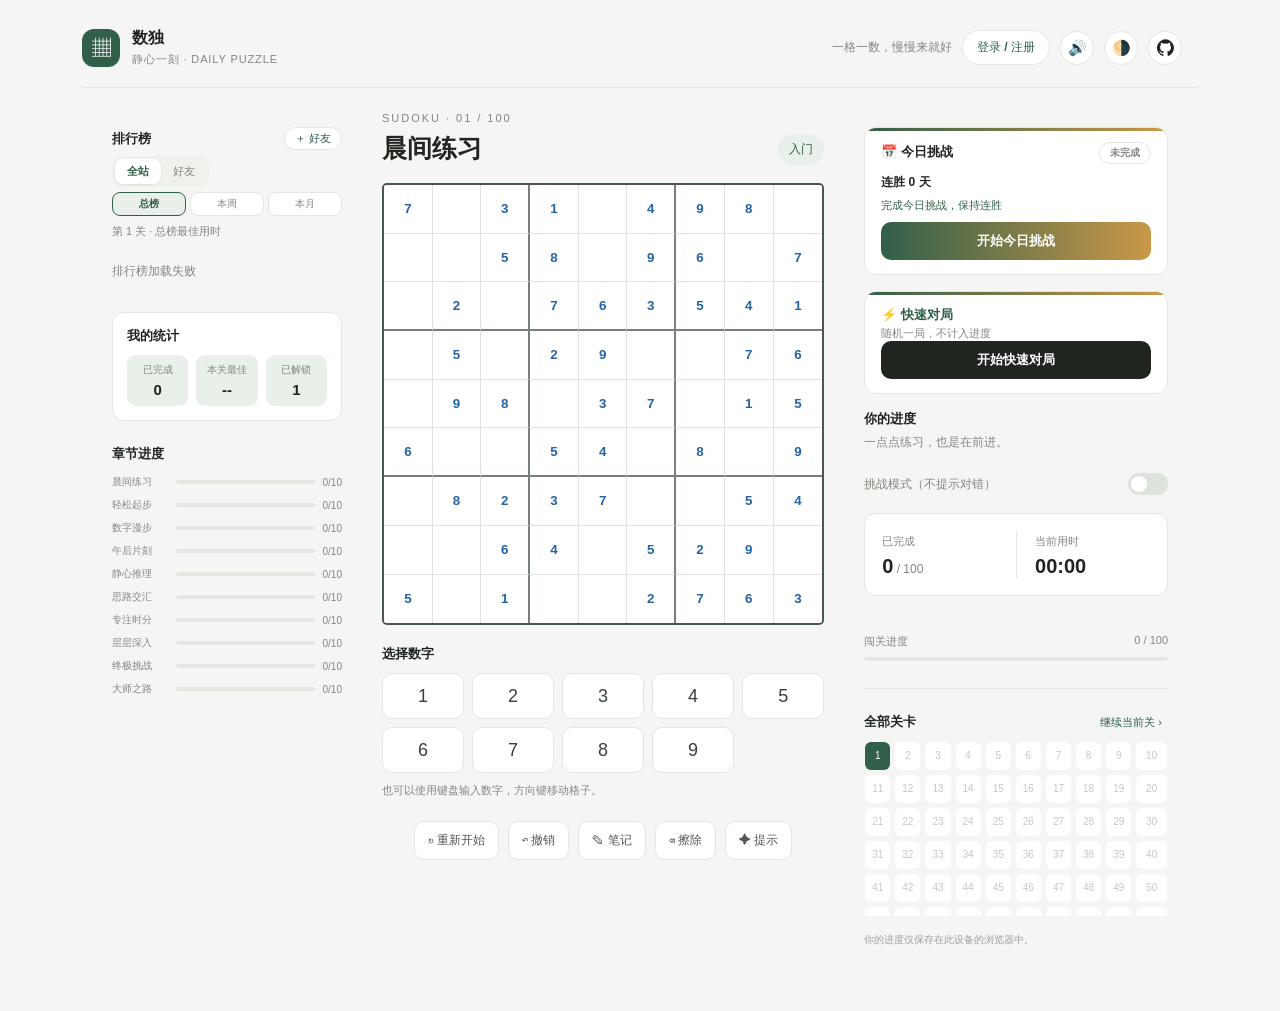
<file: index.html>
<!doctype html>
<html lang="zh-CN">
<head>
<meta charset="utf-8">
<meta name="viewport" content="width=device-width,initial-scale=1">
<meta name="theme-color" content="#f5f6f3">
<meta name="apple-mobile-web-app-capable" content="yes">
<meta name="mobile-web-app-capable" content="yes">
<meta name="apple-mobile-web-app-status-bar-style" content="default">
<meta name="apple-mobile-web-app-title" content="数独">
<link rel="manifest" href="manifest.json">
<link rel="apple-touch-icon" href="icons/apple-touch-icon.png">
<script src="sudoku-storage.js?v=2"></script>
<title>数独 · 静心一刻</title>
  <link rel="stylesheet" href="sudoku.css?v=38">
</head>
<body>
<div class="shell">
<header class="top"><div class="brand"><div class="mark">▦</div><div><h1>数独</h1><small>静心一刻 · DAILY PUZZLE</small></div></div><div class="top-right"><span class="top-note">一格一数，慢慢来就好</span><div class="user-area"><button class="login-btn" id="login-btn">登录 / 注册</button><button class="user-chip" id="user-chip" style="display:none"><span class="avatar" id="avatar"></span><span class="uname" id="uname"></span><span class="ucaret">›</span></button></div><button class="theme-btn" id="sound" aria-label="切换音效">🔊</button><button class="theme-btn" id="theme" aria-label="切换深浅色主题">🌙</button><a class="github-link" href="https://github.com/foreverycs/sudoku" target="_blank" rel="noopener noreferrer" aria-label="GitHub 项目主页" title="GitHub 项目主页"><svg viewBox="0 0 24 24" aria-hidden="true"><path d="M12 .5a12 12 0 0 0-3.79 23.39c.6.11.82-.26.82-.58v-2.05c-3.34.73-4.04-1.61-4.04-1.61-.55-1.39-1.34-1.76-1.34-1.76-1.09-.75.08-.74.08-.74 1.2.09 1.84 1.23 1.84 1.23 1.07 1.83 2.8 1.3 3.48.99.11-.77.42-1.3.76-1.6-2.67-.3-5.47-1.34-5.47-5.95 0-1.31.47-2.38 1.24-3.22-.12-.3-.54-1.52.12-3.17 0 0 1.01-.32 3.3 1.23a11.5 11.5 0 0 1 6 0c2.29-1.55 3.3-1.23 3.3-1.23.66 1.65.24 2.87.12 3.17.77.84 1.24 1.91 1.24 3.22 0 4.62-2.81 5.64-5.49 5.94.43.37.81 1.1.81 2.22v3.29c0 .32.22.69.83.57A12 12 0 0 0 12 .5Z"/></svg></a></div></header>
<main>
<aside class="leader">
  <div class="leader-head">
    <h3>排行榜</h3>
    <button class="friend-manage-btn" id="friend-manage" type="button">＋ 好友</button>
  </div>
  <div class="leader-scope" id="leader-scope">
    <button class="active" data-scope="all" type="button">全站</button>
    <button data-scope="friends" type="button">好友</button>
  </div>
  <div class="leader-period" id="leader-period">
    <button class="active" data-period="all" type="button">总榜</button>
    <button data-period="week" type="button">本周</button>
    <button data-period="month" type="button">本月</button>
  </div>
  <p class="leader-intro" id="leader-intro">第 1 关 · 用时越短越靠前</p>
  <div class="leader-list" id="leader-list"><div class="leader-loading">加载中…</div></div>
  <div class="leader-stats" id="leader-stats">
    <h3>我的统计</h3>
    <div class="ls-grid">
      <div><span>已完成</span><strong id="ls-completed">0</strong></div>
      <div><span>本关最佳</span><strong id="ls-best">--</strong></div>
      <div><span>已解锁</span><strong id="ls-unlocked">1</strong></div>
    </div>
  </div>
  <div class="chapter-progress">
    <h3>章节进度</h3>
    <div id="chapter-list"></div>
  </div>
</aside>
<section class="board-wrap">
  <div class="heading"><div><div class="eyebrow">SUDOKU · <span id="level-top">01</span> / 100</div><h2 id="title">晨间练习</h2></div><span class="level-label" id="difficulty">入门</span></div>
  <div class="board" id="board" role="grid" aria-label="数独棋盘"></div>
  <h3 class="num-head">选择数字</h3>
  <div class="numbers" id="numbers"></div>
  <p class="number-hint">也可以使用键盘输入数字，方向键移动格子。</p>
  <div class="controls"><button class="control" id="restart">↻ 重新开始</button><button class="control" id="undo">↶ 撤销</button><button class="control" id="notes">✎ 笔记</button><button class="control" id="erase">⌫ 擦除</button><button class="control" id="hint">✦ 提示</button></div>
  <div class="message" id="message"></div>
</section>
<aside class="side">
  <div class="daily-card" id="daily-card">
    <div class="daily-head">
      <div><div class="daily-title">📅 今日挑战</div><div class="daily-date" id="daily-date"></div></div>
      <span class="daily-badge" id="daily-badge">未完成</span>
    </div>
    <div class="daily-streak" id="daily-streak">连胜 0 天</div>
    <div id="daily-reminder" class="daily-reminder" role="status">完成今日挑战，保持连胜</div>
    <button class="daily-btn" id="daily-btn" type="button">开始今日挑战</button>
  </div>
  <div class="daily-card quick-card" id="quick-card">
    <div class="daily-head">
      <div><div class="daily-title">⚡ 快速对局</div><div class="daily-date">随机一局，不计入进度</div></div>
    </div>
    <button class="daily-btn" id="quick-btn" type="button">开始快速对局</button>
  </div>
  <h3>你的进度</h3>
  <p class="side-intro">一点点练习，也是在前进。</p>
  <div class="level-card" id="level-card" style="display:none">
    <div class="lc-top"><span class="lc-badge">Lv.<b id="lv-num">1</b></span><span class="lc-title" id="lv-title">晨间新手</span></div>
    <div class="lc-bar"><i id="lv-bar" style="width:0"></i></div>
    <div class="lc-meta"><span id="lv-exp">0 / 100</span></div>
  </div>
  <div class="opt-row" style="margin-top:0"><label for="challenge">挑战模式（不提示对错）</label><span class="switch"><input type="checkbox" id="challenge"><i></i></span></div>
  <div class="stats"><div class="stat"><span>已完成</span><strong><b id="completed">0</b><small style="font-size:12px;color:var(--muted);font-weight:400"> / 100</small></strong></div><div class="stat"><span>当前用时</span><strong id="timer">00:00</strong></div></div>
  <div class="best" id="best"></div>
  <div class="progress-head"><span>闯关进度</span><span id="progress-text">0 / 100</span></div>
  <div class="progress"><i id="progress-bar" style="width:0"></i></div>
  <div class="ach-head" id="ach-head" style="display:none"><h3>勋章</h3><span id="ach-count">0 / 0</span></div>
  <div class="ach-wall" id="ach-wall" style="display:none"></div>
  <div class="divider"></div>
  <div class="level-head"><h3>全部关卡</h3><button id="continue">继续当前关 ›</button></div>
  <div class="levels" id="levels"></div>
  <div class="foot" id="foot">你的进度仅保存在此设备的浏览器中。</div>
</aside>
</main>
</div>
<div class="overlay" id="overlay">
  <div class="modal">
    <div class="trophy">🏆</div>
    <h3 id="modal-title">恭喜完成本关！</h3>
    <p class="sub" id="modal-record" style="display:none">🎉 新纪录！</p>
    <div class="modal-stats">
      <div><span>本关用时</span><strong id="modal-time">00:00</strong></div>
      <div><span>最佳成绩</span><strong id="modal-best">--</strong></div>
    </div>
    <div class="modal-gain" id="modal-gain" style="display:none"></div>
    <div class="modal-actions">
      <button class="modal-btn ghost" id="modal-replay">重玩本关</button>
      <button class="modal-btn primary" id="modal-next">下一关 ›</button>
    </div>
    <button class="modal-btn share" id="modal-share" style="display:none">📤 分享成绩</button>
  </div>
</div>
<!-- 成绩分享预览 -->
<div class="overlay" id="share-overlay">
  <div class="modal share-modal">
    <button class="auth-close" id="share-close" aria-label="关闭">✕</button>
    <h3>分享成绩</h3>
    <div class="share-img-wrap"><img id="share-img" alt="成绩卡片"></div>
    <div class="share-actions">
      <button class="modal-btn ghost" id="share-save">💾 保存图片</button>
      <button class="modal-btn ghost" id="share-copy">📋 复制图片</button>
      <button class="modal-btn primary" id="share-system" style="display:none">📤 系统分享</button>
    </div>
  </div>
</div>
<!-- 个人主页 -->
<div class="overlay" id="profile-overlay">
  <div class="modal profile-modal">
    <button class="auth-close" id="profile-close" aria-label="关闭">✕</button>
    <div class="profile-modal-scroll">
    <div class="pf-head">
      <button class="pf-avatar" id="pf-avatar" title="点击更换头像"></button>
      <div class="pf-id">
        <strong id="pf-nick"></strong>
        <span id="pf-username"></span>
      </div>
      <span class="pf-level" id="pf-level">Lv.1</span>
    </div>
    <div class="pf-exp"><div class="pf-exp-bar"><i id="pf-exp-fill"></i></div><span id="pf-exp-text">0/100</span></div>
    <div class="pf-stats">
      <div><b id="pf-completed">0</b><span>完成关卡</span></div>
      <div><b id="pf-total">00:00</b><span>总用时</span></div>
      <div><b id="pf-best">--</b><span>最佳单关</span></div>
      <div><b id="pf-max">0</b><span>最高关卡</span></div>
      <div><b id="pf-average">--</b><span>平均用时</span></div>
      <div><b id="pf-attempts">0</b><span>通关次数</span></div>
    </div>
    <div class="pf-daily">
      <span id="pf-daily-txt">今日挑战：未完成</span>
      <span id="pf-streak">连胜 0 天</span>
    </div>
    <h4 class="pf-sec">每日挑战日历</h4>
    <div class="pf-cal">
      <div class="pf-cal-head">
        <button class="pf-cal-nav" id="cal-prev" type="button" aria-label="上个月">‹</button>
        <span class="pf-cal-title" id="cal-title">—</span>
        <button class="pf-cal-nav" id="cal-next" type="button" aria-label="下个月">›</button>
      </div>
      <div class="pf-cal-week"><span>一</span><span>二</span><span>三</span><span>四</span><span>五</span><span>六</span><span>日</span></div>
      <div class="pf-cal-grid" id="cal-grid"></div>
      <div class="pf-cal-sum" id="cal-sum">累计 0 天</div>
      <button class="modal-btn ghost daily-review-action" id="daily-review-action" type="button" style="display:none"></button>
    </div>
    <h4 class="pf-sec">勋章 <em id="pf-ach-count">0/11</em></h4>
    <div class="pf-ach" id="pf-ach"></div>
    <h4 class="pf-sec">最近成绩</h4>
    <div class="pf-recent" id="pf-recent"></div>
    <h4 class="pf-sec">云端进度历史</h4>
    <div class="pf-history-controls">
      <select id="pf-history-level" aria-label="选择历史关卡"></select>
      <button class="modal-btn ghost" id="pf-history-load" type="button">查看</button>
    </div>
    <div class="pf-history" id="pf-history"><span class="pf-empty">选择关卡查看可恢复版本</span></div>
    <div class="pf-account">
      <button class="modal-btn ghost" id="me-password" type="button">修改密码</button>
      <button class="modal-btn ghost" id="me-export" type="button">导出数据</button>
      <button class="modal-btn ghost" id="me-backups" type="button">存档管理</button>
      <button class="modal-btn ghost" id="me-delete" type="button">删除账号</button>
    </div>
    <button class="modal-btn ghost pf-logout" id="profile-logout">退出登录</button>
    </div>
  </div>
</div>
<!-- 存档管理 -->
<div class="overlay" id="backup-overlay">
  <div class="modal auth-modal backup-modal">
    <button class="auth-close" id="backup-close" aria-label="关闭">✕</button>
    <h3>存档管理</h3>
    <p class="backup-status" id="backup-status">正在检查本地与云端存档…</p>
    <button class="modal-btn ghost backup-action" id="backup-export" type="button">导出可恢复备份</button>
    <label class="backup-file">选择 JSON 备份<input id="backup-file" type="file" accept="application/json,.json"></label>
    <div class="backup-preview" id="backup-preview"></div>
    <button class="modal-btn primary backup-action" id="backup-import" type="button" disabled>确认恢复</button>
    <button class="modal-btn ghost backup-action backup-clear" id="backup-clear" type="button">清空云端棋盘与每日记录</button>
  </div>
</div>
<!-- 修改密码 -->
<div class="overlay" id="password-overlay">
  <div class="modal auth-modal">
    <button class="auth-close" id="password-close" aria-label="关闭">✕</button>
    <h3>修改密码</h3>
    <div class="auth-field"><label>当前密码</label><input id="pw-old" class="auth-input" type="password" autocomplete="current-password"></div>
    <div class="auth-field"><label>新密码</label><input id="pw-new" class="auth-input" type="password" autocomplete="new-password"></div>
    <div class="auth-field"><label>确认新密码</label><input id="pw-new2" class="auth-input" type="password" autocomplete="new-password"></div>
    <button class="modal-btn primary pw-submit" id="pw-submit" type="button">确认修改</button>
  </div>
</div>
<!-- 删除账号 -->
<div class="overlay" id="delete-overlay">
  <div class="modal auth-modal">
    <button class="auth-close" id="delete-close" aria-label="关闭">✕</button>
    <h3>删除账号</h3>
    <p class="sub">此操作将永久删除你的账号与全部云端数据，且不可恢复。</p>
    <div class="auth-field"><label>请输入密码确认</label><input id="del-password" class="auth-input" type="password" autocomplete="current-password"></div>
    <button class="modal-btn primary" id="del-submit" type="button" style="background:var(--red);color:#fff">确认删除</button>
  </div>
</div>
<!-- 好友管理 -->
<div class="overlay" id="friends-overlay">
  <div class="modal auth-modal">
    <button class="auth-close" id="friends-close" aria-label="关闭">✕</button>
    <h3>好友管理</h3>
    <div class="friend-add">
      <input id="friend-username" class="auth-input" placeholder="输入用户名添加好友" autocomplete="off">
      <button class="modal-btn primary" id="friend-add-btn" type="button">添加</button>
    </div>
    <h4 class="friend-sec">好友</h4><div class="friend-list" id="friend-list"></div>
    <h4 class="friend-sec">收到的申请</h4><div class="friend-list" id="friend-incoming"></div>
    <h4 class="friend-sec">已发送申请</h4><div class="friend-list" id="friend-outgoing"></div>
  </div>
</div>
<!-- 头像选择 -->
<div class="overlay" id="avatar-overlay">
  <div class="modal avatar-modal">
    <button class="auth-close" id="avatar-close" aria-label="关闭">✕</button>
    <h3>选择头像</h3>
    <div class="avatar-grid" id="avatar-grid"></div>
  </div>
</div>
<!-- 登录/注册弹窗 -->
<div class="overlay" id="auth-overlay">
  <div class="modal auth-modal">
    <button class="auth-close" id="auth-close" aria-label="关闭">✕</button>
    <div class="auth-tabs">
      <button class="auth-tab active" id="tab-login" type="button">登录</button>
      <button class="auth-tab" id="tab-register" type="button">注册</button>
    </div>
    <form id="login-form">
      <input class="auth-input" id="login-username" placeholder="用户名" autocomplete="username">
      <input class="auth-input" id="login-password" type="password" placeholder="密码" autocomplete="current-password">
      <button class="auth-submit" type="submit">登 录</button>
      <p class="auth-msg" id="login-msg"></p>
    </form>
    <form id="register-form" style="display:none">
      <input class="auth-input" id="reg-username" placeholder="用户名（3-32位字母/数字/下划线）" autocomplete="username">
      <input class="auth-input" id="reg-password" type="password" placeholder="密码（至少6位）" autocomplete="new-password">
      <input class="auth-input" id="reg-nickname" placeholder="昵称（可选）" autocomplete="nickname">
      <button class="auth-submit" type="submit">注 册</button>
      <p class="auth-msg" id="reg-msg"></p>
    </form>
  </div>
</div>
<div class="toasts" id="toasts"></div>
<script src="sudoku-data.js?v=18"></script>
<script src="sudoku.js?v=46"></script>
</body>
</html>
</file>
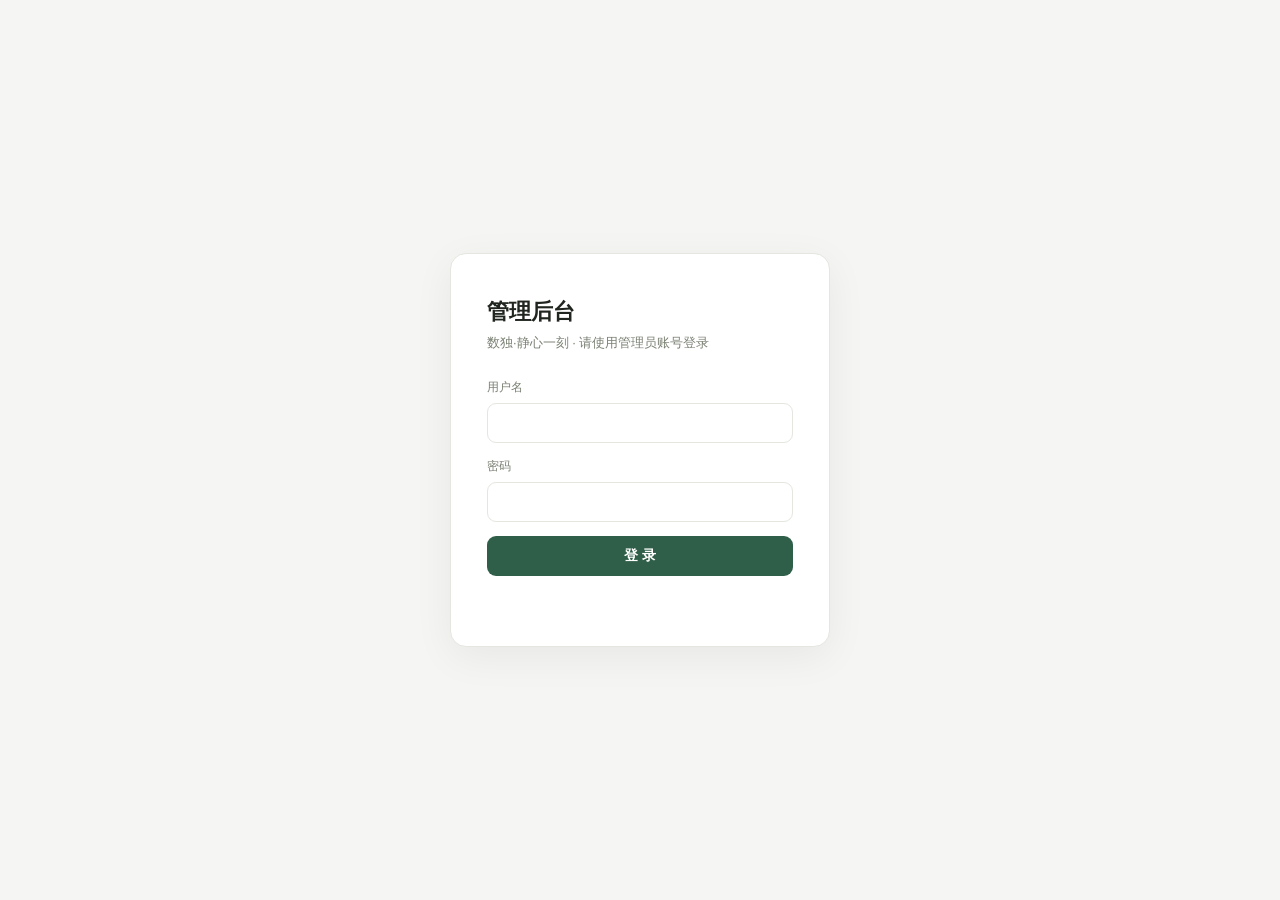
<file: admin/index.html>
<!DOCTYPE html>
<html lang="zh-CN">
<head>
<meta charset="UTF-8">
<meta name="viewport" content="width=device-width, initial-scale=1.0">
<title>数独·静心一刻 · 管理后台</title>
<style>
:root{
  --bg:#f5f6f3; --card:#fff; --ink:#20251f; --muted:#7a8073;
  --line:#e3e7df; --green:#2f5f49; --green-2:#3d7a5c; --gold:#b98a2f;
  --red:#c0392b; --track:#ecefe9; --pale:#eef4ee; --hover:#f2f5f0;
}
*{box-sizing:border-box;margin:0;padding:0}
body{background:var(--bg);color:var(--ink);font:14px/1.6 Inter,"PingFang SC","Microsoft YaHei",sans-serif}
a{color:var(--green)}
.hidden{display:none!important}
/* ===== 登录页 ===== */
.login-wrap{min-height:100vh;display:grid;place-items:center;padding:20px}
.login-card{background:var(--card);border:1px solid var(--line);border-radius:16px;padding:40px 36px;width:100%;max-width:380px;box-shadow:0 10px 40px rgba(0,0,0,.06)}
.login-card h1{font-size:22px;font-weight:700;margin-bottom:4px}
.login-card .sub{color:var(--muted);font-size:13px;margin-bottom:24px}
.field{margin-bottom:14px}
.field label{display:block;font-size:12px;color:var(--muted);margin-bottom:6px}
.field input{width:100%;padding:11px 12px;border:1px solid var(--line);border-radius:9px;font-size:14px;outline:none;transition:.15s}
.field input:focus{border-color:var(--green)}
.btn{display:inline-block;border:0;border-radius:9px;padding:11px 18px;font-size:14px;font-weight:600;cursor:pointer;transition:.15s}
.btn-primary{background:var(--green);color:#fff;width:100%}
.btn-primary:hover{background:var(--green-2)}
.btn-ghost{background:var(--pale);color:var(--green)}
.btn-ghost:hover{background:#e2ece2}
.btn-danger{background:#fbeae8;color:var(--red)}
.btn-danger:hover{background:#f6d9d5}
.btn-sm{padding:6px 12px;font-size:12px;border-radius:7px}
.msg{min-height:20px;font-size:12px;color:var(--red);text-align:center;margin-top:10px}
/* ===== 后台框架 ===== */
.admin{display:flex;min-height:100vh}
.sidebar{width:200px;background:var(--card);border-right:1px solid var(--line);padding:20px 0;position:sticky;top:0;height:100vh;flex-shrink:0}
.sidebar .logo{padding:0 20px 18px;font-weight:700;font-size:16px;border-bottom:1px solid var(--line)}
.sidebar .logo small{display:block;font-weight:400;color:var(--muted);font-size:11px;margin-top:2px}
.nav{list-style:none;padding:12px 10px}
.nav li{margin-bottom:2px}
.nav button{width:100%;text-align:left;background:none;border:0;padding:10px 14px;border-radius:8px;font-size:14px;color:var(--muted);cursor:pointer;transition:.15s}
.nav button:hover{background:var(--hover);color:var(--ink)}
.nav button.active{background:var(--pale);color:var(--green);font-weight:600}
.nav button:focus{outline:none}
.main{flex:1;padding:28px 32px;max-width:1100px}
.main h2{font-size:20px;font-weight:700;margin-bottom:4px}
.main .desc{color:var(--muted);font-size:13px;margin-bottom:22px}
.topbar{display:flex;justify-content:space-between;align-items:center;margin-bottom:22px}
.topbar .who{font-size:13px;color:var(--muted)}
/* 卡片 */
.grid{display:grid;grid-template-columns:repeat(auto-fit,minmax(180px,1fr));gap:14px;margin-bottom:24px}
.stat{background:var(--card);border:1px solid var(--line);border-radius:12px;padding:18px}
.stat .num{font-size:26px;font-weight:700;color:var(--green)}
.stat .lab{font-size:12px;color:var(--muted);margin-top:2px}
.card{background:var(--card);border:1px solid var(--line);border-radius:12px;padding:20px;margin-bottom:20px}
.card h3{font-size:15px;font-weight:650;margin-bottom:14px}
/* 表格 */
table{width:100%;border-collapse:collapse;font-size:13px}
th,td{text-align:left;padding:10px 12px;border-bottom:1px solid var(--line);white-space:nowrap}
th{color:var(--muted);font-weight:500;font-size:12px}
tr:hover td{background:var(--hover)}
.badge{display:inline-block;border-radius:10px;padding:2px 9px;font-size:11px;font-weight:600}
.badge-ok{background:var(--pale);color:var(--green)}
.badge-off{background:#fbeae8;color:var(--red)}
.badge-admin{background:#fdf2df;color:var(--gold)}
.actions{display:flex;gap:6px}
/* 工具条 */
.toolbar{display:flex;gap:10px;margin-bottom:14px;flex-wrap:wrap;align-items:center}
.toolbar input,.toolbar select{padding:8px 11px;border:1px solid var(--line);border-radius:8px;font-size:13px;outline:none}
.toolbar input:focus,.toolbar select:focus{border-color:var(--green)}
.pager{display:flex;gap:8px;align-items:center;margin-top:14px;font-size:13px;color:var(--muted)}
.pager button{padding:5px 12px;border:1px solid var(--line);background:var(--card);border-radius:7px;cursor:pointer;font-size:13px}
.pager button:disabled{opacity:.4;cursor:default}
.loading{color:var(--muted);text-align:center;padding:30px;font-size:13px}
.daily{display:flex;align-items:flex-end;gap:10px;height:120px;padding:10px 0}
.daily .bar-col{flex:1;display:flex;flex-direction:column;align-items:center;gap:6px}
.daily .bar{width:100%;max-width:38px;background:var(--green);border-radius:6px 6px 0 0;min-height:3px;transition:.3s}
.daily .bar-l{font-size:11px;color:var(--muted)}
.daily .bar-v{font-size:11px;color:var(--green);font-weight:600}
.grid2{display:grid;grid-template-columns:1fr 1fr;gap:14px;margin-bottom:20px}
.grid2 .card{margin-bottom:0}
.rows{display:flex;flex-direction:column;gap:10px}
.rows .row{display:flex;align-items:center;gap:10px;font-size:12px}
.rows .row-l{width:92px;flex:none;color:var(--ink);white-space:nowrap;overflow:hidden;text-overflow:ellipsis}
.rows .row-bar{flex:1;height:10px;background:var(--pale);border-radius:5px;overflow:hidden}
.rows .row-bar i{display:block;height:100%;background:var(--green);border-radius:5px;min-width:3px;transition:.3s}
.rows .row-v{width:34px;flex:none;text-align:right;color:var(--muted);font-variant-numeric:tabular-nums}
@media (max-width:720px){.grid2{grid-template-columns:1fr}}
/* 表格横向滚动容器 */
.table-wrap{overflow-x:auto;-webkit-overflow-scrolling:touch;border-radius:8px}
/* ===== 移动端适配 ===== */
@media(max-width:768px){
  body{overflow-x:hidden}
  .login-card{padding:28px 22px}
  .admin{flex-direction:column}
  .sidebar{width:252px;height:100vh;position:fixed;left:0;top:0;z-index:40;border-right:1px solid var(--line);border-bottom:0;padding:16px 0;background:var(--card);box-shadow:8px 0 28px rgba(32,37,31,.12);transform:translateX(-105%);transition:transform .22s ease}
  .admin.menu-open .sidebar{transform:translateX(0)}
  .sidebar .logo{padding:3px 18px 16px;display:flex;align-items:baseline;gap:8px}
  .sidebar .logo small{margin-top:0}
  .nav{display:block;padding:12px 10px}
  .nav li{margin-bottom:0;flex:none}
  .nav button{white-space:nowrap;padding:11px 14px;font-size:14px;min-height:42px}
  .menu-toggle{display:grid;place-items:center;position:fixed;left:12px;top:12px;z-index:35;width:42px;height:42px;border:1px solid var(--line);border-radius:11px;background:var(--card);color:var(--green);font-size:21px;cursor:pointer;box-shadow:0 3px 14px rgba(32,37,31,.08)}
  .menu-backdrop{display:block;position:fixed;inset:0;z-index:30;background:rgba(20,28,22,.35);opacity:0;pointer-events:none;transition:opacity .22s ease}
  .admin.menu-open .menu-backdrop{opacity:1;pointer-events:auto}
  .main{width:100%;padding:16px 12px 28px;max-width:100%}
  .topbar{flex-direction:column;align-items:flex-start;gap:6px;margin-bottom:16px;padding:2px 2px 2px 58px;min-height:42px}
  .main h2{font-size:18px}
  .main .desc{font-size:12px;margin-bottom:0}
  .topbar .who{font-size:12px;background:var(--pale);color:var(--green);padding:4px 9px;border-radius:999px}
  .grid{grid-template-columns:repeat(2,1fr);gap:10px}
  .stat{padding:13px 12px;border-radius:10px}
  .stat .num{font-size:22px}
  .card{padding:14px;border-radius:10px}
  .toolbar{display:grid;grid-template-columns:1fr 1fr;gap:8px}
  .toolbar input{grid-column:1/-1;width:100%;min-width:0;padding:10px 11px}
  .toolbar select{width:100%;min-width:0;padding:10px 9px}
  .toolbar .btn{min-height:40px}
  th,td{padding:8px 10px;font-size:12px}
  #user-table .table-wrap{overflow:visible}
  #user-table table,#user-table tbody{display:block}
  #user-table thead{display:none}
  #user-table tr{display:block;background:var(--card);border:1px solid var(--line);border-radius:10px;padding:6px 10px;margin-bottom:9px}
  #user-table td{display:flex;align-items:center;justify-content:space-between;gap:12px;border:0;padding:6px 0;white-space:normal;text-align:right}
  #user-table td::before{content:attr(data-label);color:var(--muted);font-size:11px;text-align:left;flex:none}
  #user-table td:first-child{display:none}
  #user-table td:last-child{display:block;text-align:left;padding-top:8px;border-top:1px solid var(--line);margin-top:3px}
  #user-table td:last-child::before{display:block;margin-bottom:7px}
  #user-table .actions{display:flex;gap:6px;flex-wrap:wrap}
  #user-table .actions .btn{min-height:36px}
  .table-wrap{border:0}
  .table-wrap table{min-width:620px}
  #user-table .table-wrap table{min-width:0}
  .pager{flex-wrap:wrap}
  .pager button{min-height:36px;padding:7px 13px}
  .daily{height:105px}
  #confirm-modal>div{width:calc(100vw - 32px);max-width:340px}
}
@media(min-width:769px){.menu-toggle,.menu-backdrop{display:none}}
@media(max-width:420px){
  .grid{gap:8px}
  .stat{padding:11px 9px}
  .stat .num{font-size:20px}
  .nav button{padding-left:11px;padding-right:11px}
}
</style>
</head>
<body>
<!-- 登录页 -->
<div class="login-wrap" id="login-page">
  <div class="login-card">
    <h1>管理后台</h1>
    <p class="sub">数独·静心一刻 · 请使用管理员账号登录</p>
    <form id="login-form">
      <div class="field"><label>用户名</label><input id="username" autocomplete="username" required></div>
      <div class="field"><label>密码</label><input id="password" type="password" autocomplete="current-password" required></div>
      <button class="btn btn-primary" type="submit">登 录</button>
      <div class="msg" id="login-msg"></div>
    </form>
  </div>
</div>

<!-- 后台框架 -->
<div class="admin hidden" id="admin-page">
  <button class="menu-toggle" id="menu-toggle" aria-label="打开菜单" aria-expanded="false">☰</button>
  <div class="menu-backdrop" id="menu-backdrop"></div>
  <aside class="sidebar">
    <div class="logo">管理后台<small>数独·静心一刻</small></div>
    <ul class="nav" id="nav">
      <li><button data-tab="overview" class="active">📊 数据概览</button></li>
      <li><button data-tab="users">👤 用户管理</button></li>
      <li><button data-tab="achievements">🏆 勋章管理</button></li>
      <li><button data-tab="logs">📅 登录日志</button></li>
      <li><button id="logout">↩ 退出登录</button></li>
    </ul>
  </aside>
  <main class="main">
    <div class="topbar">
      <div>
        <h2 id="page-title">数据概览</h2>
        <p class="desc" id="page-desc">站点运营数据一览</p>
      </div>
      <div class="who" id="who"></div>
    </div>
    <div id="content"></div>
  </main>
</div>

<!-- 删除确认弹窗 -->
<div id="confirm-modal" style="display:none;position:fixed;inset:0;background:rgba(0,0,0,.4);z-index:100;place-items:center">
  <div style="background:var(--card);border-radius:14px;padding:24px;width:340px;box-shadow:0 12px 40px rgba(0,0,0,.2)">
    <h3 style="font-size:16px;margin-bottom:10px">⚠️ 确认删除用户</h3>
    <p id="confirm-text" style="font-size:13px;color:var(--muted);margin-bottom:18px"></p>
    <div style="display:flex;gap:10px;justify-content:flex-end">
      <button class="btn btn-ghost" id="confirm-cancel">取消</button>
      <button class="btn btn-danger" id="confirm-ok">确认删除</button>
    </div>
 </div>
</div>

<!-- 一次性临时密码：关闭后不保存在浏览器 -->
<div id="password-reset-modal" style="display:none;position:fixed;inset:0;background:rgba(0,0,0,.4);z-index:110;place-items:center;padding:16px">
  <div style="background:var(--card);border-radius:12px;padding:22px;width:100%;max-width:380px;box-shadow:0 12px 40px rgba(0,0,0,.2)">
    <h3 id="password-reset-user" style="font-size:16px;margin-bottom:8px">临时密码</h3>
    <p style="font-size:12px;color:var(--muted);margin-bottom:12px">请通过安全渠道交给用户。密码仅显示本次，关闭后不会保存。</p>
    <input id="password-reset-value" readonly style="width:100%;padding:11px;border:1px solid var(--line);border-radius:8px;font:14px ui-monospace,monospace;margin-bottom:14px">
    <div style="display:flex;justify-content:flex-end;gap:8px">
      <button class="btn btn-ghost" id="password-reset-close" type="button">关闭</button>
      <button class="btn btn-primary" id="password-reset-copy" type="button" style="width:auto">复制</button>
    </div>
  </div>
</div>

<script src="admin.js?v=10"></script>
</body>
</html>
</file>
<file: sudoku.css>
/* ===== 主题变量：浅色（默认） ===== */
:root{
  color-scheme: light;
  --ink:#20251f; --muted:#81877f; --line:#e3e7df; --paper:#f5f6f3; --card:#fff;
  --green:#315f49; --pale:#e8f0e9; --gold:#c99848; --red:#b74b47;
  --board-border:#4a554b; --cell-border:#dfe3dc; --cell-strong:#778177;
  --given:#2563a6; --input-ink:#111814; --sel-bg:#dbe9dd; --rel-bg:#f1f5f0; --same-bg:#c8dfcb;
  --conflict-bg:#fcebea; --notes:#788178;
  --ctrl-ink:#50584f; --hover-border:#9db19e; --hover-bg:#f6faf6;
  --num-ink:#364139; --track:#e4e8e1; --level-ink:#727970; --locked:#c5c9c2;
  --foot:#9a9f98; --ghost-bg:#eef1ec; --ghost-ink:#50584f; --switch-track:#dde2db;
}
/* 跟随系统深色 */
@media (prefers-color-scheme: dark){
  :root:not(.light){
    color-scheme: dark;
    --ink:#e8ece6; --muted:#9aa39a; --line:#3a423b; --paper:#1c211d; --card:#262c27;
    --green:#8fceb0; --pale:#2b362f; --gold:#d8ab62; --red:#e0908a;
    --board-border:#5a6a5c; --cell-border:#3a423b; --cell-strong:#5a6a5c;
    --given:#8fc5ff; --input-ink:#edf4ee; --sel-bg:#33453a; --rel-bg:#2a322c; --same-bg:#405943;
    --conflict-bg:#452a28; --notes:#8a948a;
    --ctrl-ink:#b8c0b8; --hover-border:#5a6a5c; --hover-bg:#2a322c;
    --num-ink:#d0d8d0; --track:#333b34; --level-ink:#8a948a; --locked:#4a544c;
    --foot:#6a746c; --ghost-bg:#333b34; --ghost-ink:#c0c8c0; --switch-track:#444d45;
  }
}
/* 手动深色（覆盖一切） */
html.dark{
  color-scheme: dark;
  --ink:#e8ece6; --muted:#9aa39a; --line:#3a423b; --paper:#1c211d; --card:#262c27;
  --green:#8fceb0; --pale:#2b362f; --gold:#d8ab62; --red:#e0908a;
  --board-border:#5a6a5c; --cell-border:#3a423b; --cell-strong:#5a6a5c;
  --given:#8fc5ff; --input-ink:#edf4ee; --sel-bg:#33453a; --rel-bg:#2a322c; --same-bg:#405943;
  --conflict-bg:#452a28; --notes:#8a948a;
  --ctrl-ink:#b8c0b8; --hover-border:#5a6a5c; --hover-bg:#2a322c;
  --num-ink:#d0d8d0; --track:#333b34; --level-ink:#8a948a; --locked:#4a544c;
  --foot:#6a746c; --ghost-bg:#333b34; --ghost-ink:#c0c8c0; --switch-track:#444d45;
}

/* ===== 基础 ===== */
*{box-sizing:border-box}
body{margin:0;background:var(--paper);color:var(--ink);font-family:Inter,"PingFang SC","Microsoft YaHei",sans-serif;min-height:100vh}
.shell{max-width:1180px;margin:auto;padding:28px 32px 40px}
.top{display:flex;align-items:center;justify-content:space-between;border-bottom:1px solid var(--line);padding-bottom:20px}
.brand{display:flex;gap:12px;align-items:center}
.mark{width:38px;height:38px;border-radius:12px;background:var(--green);display:grid;place-items:center;color:var(--card);font-size:19px}
.brand h1{font-size:16px;margin:0;font-weight:650;letter-spacing:.02em}
.brand small{display:block;color:var(--muted);font-size:11px;margin-top:3px;letter-spacing:.08em}
.top-right{display:flex;align-items:center;gap:10px;margin-right:16px}
.top-note{font-size:12px;color:var(--muted)}
.theme-btn{width:34px;height:34px;border:1px solid var(--line);background:var(--card);border-radius:50%;cursor:pointer;font-size:15px;display:grid;place-items:center;color:var(--ink);transition:.15s;padding:0}
.theme-btn:hover{border-color:var(--hover-border)}
.github-link{width:34px;height:34px;border:1px solid var(--line);background:var(--card);border-radius:50%;display:grid;place-items:center;color:var(--ink);transition:.15s}
.github-link:hover{border-color:var(--hover-border);color:var(--green)}
.github-link svg{width:17px;height:17px;fill:currentColor}

main{display:grid;grid-template-columns:230px minmax(330px,540px) 1fr;gap:40px;align-items:start;padding:24px 30px}
.board-wrap{max-width:520px;width:100%;margin:0 auto}

/* ===== 排行榜 ===== */
.leader{padding-top:15px;position:sticky;top:20px;align-self:start}
.leader h3{font-size:13px;font-weight:600;margin:0 0 6px}
.leader-head{display:flex;align-items:center;justify-content:space-between;margin-bottom:6px}
.leader-head h3{margin:0}
.friend-manage-btn{border:1px solid var(--line);background:var(--card);color:var(--green);border-radius:14px;padding:3px 10px;font-size:11px;cursor:pointer;transition:.15s;font-family:inherit}
.friend-manage-btn:hover{border-color:var(--hover-border);background:var(--pale)}
.leader-scope{display:inline-flex;background:var(--ghost-bg);border-radius:10px;padding:3px;margin-bottom:10px}
.leader-scope button{border:0;background:none;padding:5px 12px;border-radius:8px;font-size:11px;color:var(--muted);cursor:pointer;font-family:inherit}
.leader-scope button.active{background:var(--card);color:var(--green);font-weight:600;box-shadow:0 1px 3px rgba(0,0,0,.08)}
.leader-period{display:flex;gap:4px;margin:-5px 0 8px}
.leader-period{width:100%;min-width:0;box-sizing:border-box}
.leader-period button{flex:1 1 0;width:0;min-width:0;border:1px solid var(--line);background:var(--card);color:var(--muted);border-radius:8px;padding:4px 5px;font-size:10px;cursor:pointer;font-family:inherit}
.leader-period button.active{border-color:var(--green);color:var(--green);font-weight:600;background:var(--pale)}
.leader-intro{font-size:11px;color:var(--muted);margin:0 0 16px}
.leader-list{display:flex;flex-direction:column;gap:8px}
.leader-loading{font-size:12px;color:var(--muted);padding:8px 0}
.lb-row{display:flex;align-items:center;gap:9px;background:var(--card);border:1px solid var(--line);border-radius:11px;padding:8px 10px}
.lb-row.me{border-color:var(--green);background:var(--pale)}
.lb-rank{width:18px;height:18px;flex:none;border-radius:50%;background:var(--track);color:var(--muted);font-size:10px;font-weight:700;display:grid;place-items:center}
.lb-row:nth-child(1) .lb-rank{background:#f5c542;color:#6b4e00}
.lb-row:nth-child(2) .lb-rank{background:#cfd6dd;color:#3a4550}
.lb-row:nth-child(3) .lb-rank{background:#d9a06b;color:#5c3a18}
.lb-ava{width:28px;height:28px;flex:none;border-radius:50%;background:var(--pale);display:grid;place-items:center;font-size:14px;overflow:hidden;color:var(--green)}
.lb-ava img{width:100%;height:100%;object-fit:cover}
.lb-info{flex:1;min-width:0}
.lb-name{font-size:12px;font-weight:600;white-space:nowrap;overflow:hidden;text-overflow:ellipsis}
.lb-meta{font-size:10px;color:var(--muted);margin-top:2px;display:flex;gap:8px}
.lb-meta span{white-space:nowrap}
.lb-lv{flex:none;font-size:10px;font-weight:650;color:var(--green);background:var(--pale);border-radius:8px;padding:2px 7px}
.lb-sep{text-align:center;color:var(--muted);font-size:12px;letter-spacing:.3em;line-height:1;padding:2px 0}
.lb-mytag{display:inline-block;margin-left:6px;font-size:9px;font-weight:600;color:#fff;background:var(--green);border-radius:6px;padding:1px 5px;vertical-align:1px}

/* ===== 左列：我的统计卡 ===== */
.leader-stats{margin-top:24px;border:1px solid var(--line);background:var(--card);border-radius:12px;padding:14px}
.leader-stats h3{font-size:13px;font-weight:600;margin:0 0 10px}
.ls-grid{display:grid;grid-template-columns:1fr 1fr 1fr;gap:8px}
.ls-grid div{text-align:center;background:var(--pale);border-radius:9px;padding:8px 2px}
.ls-grid span{display:block;font-size:10px;color:var(--muted)}
.ls-grid strong{display:block;margin-top:4px;font-size:15px;font-weight:600;color:var(--ink)}
/* ===== 左列：章节进度 ===== */
.chapter-progress{margin-top:24px}
.chapter-progress h3{font-size:13px;font-weight:600;margin:0 0 12px}
.ch-row{display:flex;align-items:center;gap:8px;margin-bottom:9px}
.ch-name{flex:none;width:56px;font-size:10px;color:var(--muted);white-space:nowrap;overflow:hidden;text-overflow:ellipsis}
.ch-bar{flex:1;height:4px;background:var(--track);border-radius:4px;overflow:hidden}
.ch-bar i{display:block;height:100%;background:var(--green);border-radius:4px;transition:width .25s}
.ch-count{flex:none;font-size:10px;color:var(--muted);font-variant-numeric:tabular-nums}
.eyebrow{font-size:11px;letter-spacing:.18em;text-transform:uppercase;color:var(--muted)}
.heading{display:flex;justify-content:space-between;align-items:end;margin-bottom:18px}
.heading h2{font-size:25px;margin:8px 0 0;font-weight:600}
.level-label{font-size:12px;color:var(--green);background:var(--pale);padding:7px 11px;border-radius:20px}

/* ===== 棋盘 ===== */
.board{display:grid;grid-template-columns:repeat(9,minmax(0,1fr));grid-template-rows:repeat(9,minmax(0,1fr));border:2px solid var(--board-border);border-radius:5px;overflow:hidden;background:var(--card);aspect-ratio:1;width:100%;max-width:520px;margin-inline:auto;touch-action:manipulation}
.cell{border:0;border-right:1px solid var(--cell-border);border-bottom:1px solid var(--cell-border);border-radius:0;background:var(--card);min-width:0;position:relative;display:grid;place-items:center;font:650 clamp(16px,3.3vw,25px)/1 inherit;color:var(--input-ink);cursor:pointer;padding:0}
.cell:nth-child(3n){border-right:2px solid var(--cell-strong)}
.cell:nth-child(9n){border-right:0}
.cell:nth-child(n+19):nth-child(-n+27),.cell:nth-child(n+46):nth-child(-n+54){border-bottom:2px solid var(--cell-strong)}
.cell:nth-child(n+73){border-bottom:0}
.cell.given{font-weight:650;color:var(--given)}
.cell.selected{background:var(--sel-bg)!important}
.cell.related{background:var(--rel-bg)}
.cell.same{background:var(--same-bg)}
.cell.conflict{color:var(--red);background:var(--conflict-bg)}
.cell.error{color:var(--red)}
.cell .notes{position:absolute;inset:2px;display:grid;grid-template-columns:repeat(3,1fr);grid-template-rows:repeat(3,1fr);font-size:9px;color:var(--notes);line-height:1;pointer-events:none}
.cell .notes span{display:grid;place-items:center}

/* ===== 控制栏 ===== */
.controls{display:flex;gap:9px;justify-content:center;margin-top:18px}
.control{border:1px solid var(--line);background:var(--card);border-radius:10px;padding:10px 13px;color:var(--ctrl-ink);cursor:pointer;font-size:12px;transition:.15s}
.control:hover{border-color:var(--hover-border);color:var(--green)}
.control.active{background:var(--pale);color:var(--green);border-color:var(--hover-border)}

/* ===== 侧边栏 ===== */
.side{padding-top:15px}
.side h3{font-size:13px;font-weight:600;margin:0 0 6px}
.side-intro{font-size:12px;color:var(--muted);margin:0 0 22px}
.stats{display:grid;grid-template-columns:1fr 1fr;border:1px solid var(--line);border-radius:12px;background:var(--card);padding:17px;margin-bottom:24px}
.stat+.stat{border-left:1px solid var(--line);padding-left:18px}
.stat span{font-size:11px;color:var(--muted)}
.stat strong{display:block;margin-top:6px;font-size:20px;font-weight:550}
.progress-head{display:flex;justify-content:space-between;font-size:11px;color:var(--muted);margin:0 0 8px}
.progress{height:4px;background:var(--track);border-radius:5px;overflow:hidden;margin-bottom:27px}
.progress i{height:100%;display:block;background:var(--green);transition:width .25s}
.level-head{display:flex;justify-content:space-between;align-items:center;margin-bottom:10px}
.level-head h3{margin:0}
.level-head button{border:0;background:none;color:var(--green);font-size:11px;cursor:pointer}
.levels{display:grid;grid-template-columns:repeat(10,1fr);gap:5px;max-height:175px;overflow:auto;padding:1px}
.level{border:1px solid transparent;background:var(--card);border-radius:6px;height:28px;color:var(--level-ink);font-size:10px;cursor:pointer;position:relative;display:grid;place-items:center}
.level .lvl-num{line-height:1;pointer-events:none}
.level .best-mini{position:absolute;bottom:1px;left:0;right:0;font-size:7px;line-height:1;color:var(--gold);text-align:center;pointer-events:none}
.level.current{background:var(--green);color:#fff}
.level.current .best-mini{color:#fff;opacity:.8}
.level.done{color:var(--green);background:var(--pale)}
.level.locked{color:var(--locked);cursor:not-allowed}

.divider{height:1px;background:var(--line);margin:24px 0}
.foot{font-size:10px;color:var(--foot);margin-top:17px}

/* ===== 数字面板 ===== */
.num-head{font-size:13px;font-weight:600;margin:20px 0 10px}
.numbers{display:grid;grid-template-columns:repeat(5,1fr);gap:8px}
.num{height:46px;background:var(--card);border:1px solid var(--line);border-radius:10px;color:var(--num-ink);font-size:18px;cursor:pointer}
.num:hover,.num:focus-visible{border-color:var(--hover-border);background:var(--hover-bg)}
.num:disabled{opacity:.32;cursor:default}
.number-hint{font-size:11px;color:var(--muted);margin:10px 0 23px}
.message{height:20px;color:var(--green);font-size:12px;text-align:center;margin-top:13px}

/* ===== 完成弹窗 ===== */
.overlay{position:fixed;inset:0;background:rgba(24,34,27,.45);display:none;place-items:center;z-index:50;padding:20px}
.overlay.show{display:grid}
.modal{background:var(--card);border-radius:16px;padding:26px 26px 22px;width:100%;max-width:340px;box-shadow:0 18px 50px rgba(0,0,0,.18);text-align:center}
.modal .trophy{font-size:34px}
.modal h3{margin:10px 0 4px;font-size:20px;font-weight:650}
.modal .sub{color:var(--muted);font-size:12px;margin:0 0 16px}
.modal-stats{display:grid;grid-template-columns:1fr 1fr;gap:10px;margin-bottom:18px}
.modal-stats div{background:var(--pale);border-radius:10px;padding:12px}
.modal-stats span{font-size:11px;color:var(--muted)}
.modal-stats strong{display:block;margin-top:4px;font-size:18px;font-weight:600}
.modal-actions{display:flex;gap:10px;justify-content:center}
.modal-btn{border:0;border-radius:10px;padding:11px 18px;font-size:13px;cursor:pointer;font-weight:550}
.modal-btn.primary{background:var(--green);color:var(--card)}
.modal-btn.ghost{background:var(--ghost-bg);color:var(--ghost-ink)}
.modal-btn.record{background:var(--gold);color:var(--card)}
.modal-btn.share{width:100%;margin-top:10px;background:transparent;border:1px solid var(--line);color:var(--ink)}
.modal-btn.share:hover{border-color:var(--hover-border);color:var(--green)}
.share-modal{max-width:360px}
.share-img-wrap{margin:14px 0;border-radius:12px;overflow:hidden;background:var(--track)}
#share-img{display:block;width:100%;height:auto}
.share-actions{display:flex;gap:8px;justify-content:center;flex-wrap:wrap}

/* ===== 个人主页 + 头像（阶段④） ===== */
.avatar img,.lb-ava img{width:100%;height:100%;object-fit:cover;border-radius:50%}
.avatar .ava-emoji,.lb-ava .ava-emoji{font-size:1.15em;line-height:1}
.avatar .ava-letter,.lb-ava .ava-letter{font-weight:650}
.profile-modal{max-width:380px;text-align:left;max-height:86vh;overflow:hidden;border-radius:16px;position:relative;padding:0}
.profile-modal-scroll{max-height:86vh;overflow-y:auto;overscroll-behavior:contain;border-radius:inherit;padding:26px 26px 22px;scrollbar-gutter:stable}
.profile-modal>.auth-close{z-index:3}
.pf-head{display:flex;align-items:center;gap:14px}
.pf-avatar{width:60px;height:60px;border-radius:50%;background:var(--pale);border:2px solid var(--line);display:grid;place-items:center;font-size:30px;overflow:hidden;cursor:pointer;flex:none;transition:.15s}
.pf-avatar:hover{border-color:var(--green)}
.pf-avatar img{width:100%;height:100%;object-fit:cover}
.pf-avatar .ava-emoji{font-size:30px}
.pf-id{flex:1;min-width:0}
.pf-id strong{display:block;font-size:17px}
.pf-id span{font-size:12px;color:var(--muted)}
.pf-level{background:var(--green);color:var(--card);border-radius:20px;padding:4px 11px;font-size:12px;font-weight:650;flex:none}
.pf-exp{margin:14px 0 4px;font-size:12px;color:var(--muted)}
.pf-exp-bar{height:8px;border-radius:5px;background:var(--track);overflow:hidden;margin-bottom:6px}
.pf-exp-bar i{display:block;height:100%;background:var(--green);border-radius:5px;transition:width .3s}
#pf-exp-text{display:block;text-align:right}
.pf-stats{display:grid;grid-template-columns:repeat(3,1fr);gap:8px;margin:14px 0}
.pf-stats>div{background:var(--pale);border-radius:10px;padding:10px 4px;text-align:center}
.pf-stats b{display:block;font-size:16px;color:var(--green)}
.pf-stats span{font-size:11px;color:var(--muted)}
.pf-daily{display:flex;justify-content:space-between;font-size:12px;color:var(--muted);background:var(--pale);border-radius:10px;padding:9px 12px;margin-bottom:6px}
.pf-cal{margin-bottom:2px}
.pf-cal-head{display:flex;align-items:center;justify-content:space-between;gap:8px;margin-bottom:6px}
.pf-cal-nav{width:28px;height:28px;border:1px solid var(--line);background:var(--card);color:var(--ink);border-radius:8px;font-size:15px;line-height:1;cursor:pointer;padding:0;font-family:inherit}
.pf-cal-nav:hover{border-color:var(--hover-border)}
.pf-cal-title{font-size:13px;font-weight:600;color:var(--ink)}
.pf-cal-week{display:grid;grid-template-columns:repeat(7,1fr);gap:3px;margin-bottom:3px}
.pf-cal-week span{text-align:center;font-size:10px;color:var(--muted)}
.pf-cal-grid{display:grid;grid-template-columns:repeat(7,1fr);gap:3px}
.pf-cal-day{aspect-ratio:1;display:grid;place-items:center;border:1px solid transparent;background:var(--card);border-radius:7px;font-size:11px;color:var(--ink);cursor:default;padding:0;font-family:inherit}
.pf-cal-day.blank{background:transparent;border:0}
.pf-cal-day.done{background:var(--green);color:var(--card);font-weight:650;cursor:pointer}
.pf-cal-day.today{border-color:var(--gold)}
.pf-cal-day.future{color:var(--locked);background:transparent}
.pf-cal-sum{margin-top:8px;font-size:11px;color:var(--muted)}
.pf-sec{margin:16px 0 8px;font-size:13px;color:var(--ink)}
.pf-sec em{font-style:normal;font-size:11px;color:var(--muted);margin-left:4px}
.pf-ach{display:grid;grid-template-columns:repeat(auto-fill,minmax(64px,1fr));gap:8px}
.pf-ach-item{background:var(--pale);border-radius:10px;padding:9px 4px;text-align:center}
.pf-ach-icon{display:block;font-size:22px}
.pf-ach-name{display:block;font-size:10px;color:var(--muted);margin-top:3px;white-space:nowrap;overflow:hidden;text-overflow:ellipsis}
.pf-empty{font-size:12px;color:var(--muted)}
.pf-recent{display:flex;flex-direction:column;gap:6px}
.pf-rec{display:flex;align-items:center;gap:10px;background:var(--pale);border-radius:8px;padding:8px 12px;font-size:13px}
.pf-rec-lv{flex:1;color:var(--ink)}
.pf-rec-time{font-variant-numeric:tabular-nums;color:var(--muted)}
.pf-rec-badge{background:var(--gold);color:var(--card);font-size:10px;border-radius:8px;padding:2px 7px;font-weight:650}
.pf-history-controls{display:flex;gap:8px;margin-bottom:8px}
.pf-history-controls select{flex:1;min-width:0;border:1px solid var(--line);border-radius:8px;background:var(--card);color:var(--ink);padding:8px}
.pf-history{display:flex;flex-direction:column;gap:6px}
.pf-history-row{display:flex;align-items:center;gap:8px;padding:8px 10px;background:var(--pale);border-radius:8px}
.pf-history-row>div{display:flex;flex:1;min-width:0;flex-direction:column;gap:3px}
.pf-history-row strong{font-size:11px;font-weight:600;color:var(--ink)}
.pf-history-row span{font-size:11px;color:var(--muted)}
.pf-history-row .modal-btn{padding:6px 10px;flex:none}
.pf-preview{max-width:380px}
.pf-preview-grid{display:grid;grid-template-columns:repeat(9,minmax(0,1fr));border:1px solid var(--line);margin:14px 0}
.pf-preview-cell{aspect-ratio:1;display:grid;place-items:center;border-right:1px solid var(--line);border-bottom:1px solid var(--line);font-size:14px;color:var(--ink)}
.pf-preview-cell:nth-child(3n){border-right:2px solid var(--ink)}
.pf-preview-cell:nth-child(9n){border-right:0}
.pf-preview-cell:nth-child(n+19):nth-child(-n+27),.pf-preview-cell:nth-child(n+46):nth-child(-n+54){border-bottom:2px solid var(--ink)}
.pf-preview-actions{display:flex;justify-content:flex-end;gap:8px}
.pf-logout{margin-top:16px;width:100%}
.pf-account{display:grid;grid-template-columns:repeat(3,1fr);gap:6px;margin-top:12px}
.pf-account .modal-btn{padding:8px 4px;font-size:12px}
.pf-account #me-delete{background:var(--conflict-bg);color:var(--red)}
.avatar-modal{max-width:320px}
.avatar-modal h3{text-align:center}
.avatar-grid{display:grid;grid-template-columns:repeat(6,1fr);gap:8px;margin-top:14px}
.avatar-opt{aspect-ratio:1;border:1px solid var(--line);background:var(--pale);border-radius:12px;font-size:24px;cursor:pointer;display:grid;place-items:center;transition:.15s}
.avatar-opt:hover{border-color:var(--green);transform:scale(1.06)}
.friend-add{display:flex;gap:8px;margin-bottom:12px}
.friend-add .auth-input{flex:1;margin-bottom:0}
.friend-add .modal-btn{flex:none;padding:11px 16px}
.friend-list{display:flex;flex-direction:column;gap:6px;max-height:260px;overflow-y:auto}
.friend-empty{font-size:12px;color:var(--muted);text-align:center;padding:10px 0}
.friend-item{display:flex;align-items:center;gap:9px;background:var(--pale);border-radius:10px;padding:8px 10px}
.friend-item .lb-ava{width:30px;height:30px}
.friend-item .fi-info{flex:1;min-width:0;display:flex;flex-direction:column;gap:1px}
.friend-item .fi-name{font-size:13px;font-weight:600;white-space:nowrap;overflow:hidden;text-overflow:ellipsis}
.friend-item .fi-meta{font-size:11px;color:var(--muted)}
.friend-item .modal-btn{flex:none;padding:5px 10px;font-size:11px}
.friend-item .modal-btn.ghost{background:var(--conflict-bg);color:var(--red)}
.friend-sec{font-size:11px;color:var(--muted);font-weight:600;margin:10px 0 5px}
.friend-item .modal-btn.primary{flex:none;padding:5px 10px;font-size:11px}
.backup-modal{max-height:min(82vh,680px);overflow:auto}
.backup-status{font-size:12px;line-height:1.6;color:var(--muted);background:var(--pale);padding:9px 10px;border-radius:8px;margin:0 0 10px}
.backup-action{width:100%;margin:0 0 8px}
.backup-file{display:flex;align-items:center;justify-content:center;border:1px dashed var(--line);border-radius:8px;padding:11px;color:var(--green);font-size:12px;cursor:pointer;margin-bottom:8px}
.backup-file input{position:absolute;width:1px;height:1px;opacity:0}
.backup-preview{font-size:12px;line-height:1.6;color:var(--ink);white-space:pre-wrap;margin:5px 0 10px}
.backup-import:disabled{opacity:.45;cursor:not-allowed}
.backup-clear{color:var(--red)!important}

/* ===== 快速对局卡片（阶段⑤） ===== */
.quick-card .daily-title{color:var(--green)}
.quick-card .daily-btn{background:var(--ink);color:var(--card)}

/* ===== 挑战模式开关 ===== */
.opt-row{display:flex;align-items:center;justify-content:space-between;margin-bottom:18px}
.opt-row label{font-size:12px;color:var(--muted)}
.switch{position:relative;width:40px;height:22px;flex:none}
.switch input{position:absolute;opacity:0;inset:0;margin:0;cursor:pointer}
.switch i{position:absolute;inset:0;background:var(--switch-track);border-radius:20px;transition:.18s;pointer-events:none}
.switch i::after{content:"";position:absolute;left:3px;top:3px;width:16px;height:16px;background:var(--card);border-radius:50%;transition:.18s}
.switch input:checked+i{background:var(--green)}
.switch input:checked+i::after{left:21px}

/* ===== 最佳成绩 ===== */
.best{font-size:11px;color:var(--gold);margin-top:5px;min-height:14px}

/* ===== 移动端 ===== */
@media(max-width:760px){
  html,body{width:100%;max-width:100%;overflow-x:hidden}
  .shell{width:100%;max-width:100%;padding:18px 14px 30px}
  .top{flex-wrap:nowrap;gap:8px}
  .top-note{display:none}
  .top-right{margin-left:auto;margin-right:0;gap:8px}
  .brand{gap:8px}
  .mark{width:30px;height:30px;font-size:15px;border-radius:9px}
  .brand h1{font-size:14px}
  .brand small{font-size:9px;letter-spacing:.05em;margin-top:2px}
  .user-chip{padding:3px 9px 3px 3px;gap:5px}
  .uname{max-width:64px}
  .avatar{width:22px;height:22px;font-size:11px}
  main{display:flex;flex-direction:column;gap:30px;padding:24px 0;width:100%;min-width:0}
  .board-wrap,.side{width:100%;max-width:100%;min-width:0}
  .leader{width:100%;max-width:100%;min-width:0}
  .leader-list{flex-direction:row;overflow-x:auto;padding-bottom:4px}
  .leader-stats,.chapter-progress{display:none!important}
  .lb-row{min-width:200px}
  .board{width:100%;min-width:0}
  .cell{font-size:clamp(15px,6vw,26px);min-height:0;min-width:0}
  .cell .notes{font-size:8px}
  .num{min-height:46px;font-size:19px;padding:0}
  .control{padding:11px 12px;min-height:44px}
  .controls{flex-wrap:wrap}
  .numbers{grid-template-columns:repeat(5,minmax(0,1fr))}
  .levels{grid-template-columns:repeat(8,minmax(0,1fr))}
  .ach-wall{grid-template-columns:repeat(3,1fr)}
  .heading h2{font-size:21px}
  .modal{max-width:320px}
}
/* 触控反馈 */
@media(pointer:coarse){
  .cell:active{background:var(--rel-bg)}
  .num:active{background:var(--pale)}
}

/* ===== 账号：登录入口 / 用户菜单（阶段二） ===== */
.user-area{position:relative;display:inline-flex;align-items:center}
.login-btn{border:1px solid var(--line);background:var(--card);color:var(--green);border-radius:20px;padding:8px 14px;font-size:12px;cursor:pointer;font-weight:550;transition:.15s;white-space:nowrap}
.login-btn:hover{border-color:var(--hover-border);background:var(--pale)}
.user-chip{display:inline-flex;align-items:center;gap:7px;border:1px solid var(--line);background:var(--card);border-radius:20px;padding:4px 11px 4px 4px;font-size:12px;color:var(--ink);cursor:pointer;transition:.15s}
.user-chip:hover{border-color:var(--hover-border)}
.avatar{width:24px;height:24px;border-radius:50%;background:var(--green);color:var(--card);display:grid;place-items:center;font-size:12px;font-weight:650;flex:none}
.uname{max-width:90px;overflow:hidden;text-overflow:ellipsis;white-space:nowrap;font-weight:550}
.ucaret{color:var(--muted);font-size:10px}
.user-menu{position:absolute;top:calc(100% + 8px);right:0;background:var(--card);border:1px solid var(--line);border-radius:12px;box-shadow:0 10px 30px rgba(0,0,0,.12);min-width:190px;padding:8px;z-index:60}
.um-head{display:flex;flex-direction:column;gap:2px;padding:6px 8px 8px;border-bottom:1px solid var(--line);margin-bottom:6px}
.um-head strong{font-size:13px;font-weight:650}
.um-head span{font-size:11px;color:var(--muted)}
.um-exp{display:flex;justify-content:space-between;align-items:center;font-size:11px;color:var(--muted);padding:4px 8px}
.um-exp b{color:var(--green);font-size:13px}
.um-btn{width:100%;border:0;background:none;color:var(--red);font-size:12px;text-align:left;padding:9px 8px;border-radius:8px;cursor:pointer;margin-top:2px}
.um-btn:hover{background:var(--conflict-bg)}

/* ===== 登录/注册弹窗 ===== */
.auth-modal{position:relative;max-width:330px;padding:26px 24px 22px}
.auth-close{position:absolute;top:12px;right:14px;border:0;background:none;color:var(--muted);font-size:15px;cursor:pointer;padding:4px;line-height:1}
.auth-close:hover{color:var(--ink)}
.auth-tabs{display:flex;gap:6px;background:var(--ghost-bg);border-radius:11px;padding:4px;margin-bottom:18px}
.auth-tab{flex:1;border:0;background:none;padding:9px;border-radius:8px;font-size:13px;color:var(--muted);cursor:pointer;font-weight:550;transition:.15s}
.auth-tab.active{background:var(--card);color:var(--green);box-shadow:0 1px 4px rgba(0,0,0,.08)}
.auth-input{width:100%;border:1px solid var(--line);background:var(--card);color:var(--ink);border-radius:10px;padding:11px 13px;font-size:14px;margin-bottom:11px;transition:.15s}
.auth-input:focus{outline:none;border-color:var(--green);box-shadow:0 0 0 3px var(--pale)}
.auth-input::placeholder{color:var(--muted)}
.auth-submit{width:100%;border:0;background:var(--green);color:var(--card);border-radius:10px;padding:12px;font-size:14px;font-weight:600;cursor:pointer;margin-top:2px;transition:.15s}.auth-submit:hover{filter:brightness(1.06)}
.auth-submit:disabled{opacity:.6;cursor:default}
.auth-msg{min-height:18px;margin:10px 0 0;font-size:12px;color:var(--red);text-align:center;white-space:pre-wrap}
.auth-field{margin-bottom:11px;text-align:left}
.auth-field label{display:block;font-size:12px;color:var(--muted);margin-bottom:5px}
.auth-field .auth-input{margin-bottom:0}
.auth-modal .sub{text-align:left;line-height:1.6}

/* ===== 等级卡（阶段三） ===== */
.level-card{border:1px solid var(--line);background:var(--card);border-radius:12px;padding:14px 16px;margin-bottom:16px}
.lc-top{display:flex;align-items:center;gap:10px;margin-bottom:10px}
.lc-badge{background:var(--green);color:var(--card);border-radius:9px;padding:4px 10px;font-size:12px;font-weight:650}
.lc-badge b{font-size:15px}
.lc-title{font-size:13px;font-weight:600;color:var(--ink)}
.lc-bar{height:6px;background:var(--track);border-radius:6px;overflow:hidden}
.lc-bar i{display:block;height:100%;background:linear-gradient(90deg,var(--green),var(--gold));border-radius:6px;transition:width .3s}
.lc-meta{margin-top:6px;font-size:11px;color:var(--muted);text-align:right}

/* ===== 今日挑战卡片（阶段七） ===== */
.daily-card{border:1px solid var(--line);background:linear-gradient(160deg,var(--card),var(--card));border-radius:12px;padding:14px 16px;margin-bottom:16px;position:relative;overflow:hidden}
.daily-card::before{content:'';position:absolute;top:0;left:0;right:0;height:3px;background:linear-gradient(90deg,var(--green),var(--gold))}
.daily-head{display:flex;align-items:center;justify-content:space-between;gap:10px}
.daily-title{font-size:13px;font-weight:700;color:var(--ink)}
.daily-date{font-size:11px;color:var(--muted);margin-top:2px;font-variant-numeric:tabular-nums}
.daily-badge{font-size:10px;font-weight:650;color:var(--muted);border:1px solid var(--line);background:var(--card);border-radius:20px;padding:3px 10px;white-space:nowrap}
.daily-badge.done{color:var(--green);border-color:var(--green);background:color-mix(in srgb,var(--green) 10%,transparent)}
.daily-streak{font-size:12px;color:var(--ink);margin:10px 0 12px;font-weight:600}
.daily-reminder{font-size:11px;color:var(--green);line-height:1.4;margin:-5px 0 9px}
.daily-review-action{width:100%;margin-top:8px;font-size:11px;padding:7px 10px}
.daily-btn{width:100%;border:0;border-radius:10px;padding:10px;font-size:13px;font-weight:650;cursor:pointer;background:linear-gradient(90deg,var(--green),var(--gold));color:var(--card);transition:.15s}
.daily-btn:hover{filter:brightness(1.05);transform:translateY(-1px)}
.daily-btn:active{transform:translateY(0)}

/* ===== 勋章墙（阶段四） ===== */
.ach-head{display:flex;justify-content:space-between;align-items:center;margin:0 0 10px}
.ach-head h3{font-size:13px;font-weight:600;margin:0}
.ach-head span{font-size:11px;color:var(--muted)}
.ach-wall{display:grid;grid-template-columns:repeat(3,1fr);gap:8px;margin-bottom:24px}
.ach{position:relative;border:1px solid var(--line);background:var(--card);border-radius:11px;padding:10px 6px 8px;display:flex;flex-direction:column;align-items:center;gap:4px;cursor:default;transition:.18s;overflow:hidden}
.ach::before{content:'';position:absolute;inset:0;opacity:0;transition:.18s;background:linear-gradient(160deg,rgba(var(--ac,153,153,153),.18) 0%,transparent 62%)}
.ach:hover{transform:translateY(-2px);border-color:rgb(var(--ac,153,153,153));box-shadow:0 6px 16px rgba(0,0,0,.08)}
.ach:hover::before{opacity:.16}
.ach-icon{font-size:22px;filter:grayscale(1) opacity(.38);transition:.18s}
.ach-name{font-size:9.5px;font-weight:600;color:var(--muted);line-height:1.2;max-width:100%;white-space:nowrap;overflow:hidden;text-overflow:ellipsis}
.ach-bar{width:100%;height:3px;background:var(--track);border-radius:3px;overflow:hidden;margin-top:2px}
.ach-bar i{display:block;height:100%;background:rgb(var(--ac,153,153,153));border-radius:3px;transition:.3s}
.ach-prog{font-size:9px;color:var(--muted);white-space:nowrap}
.ach-tick{position:absolute;top:4px;right:5px;width:14px;height:14px;border-radius:50%;background:rgb(var(--ac,74,144,217));color:#fff;font-size:9px;font-weight:700;display:grid;place-items:center;box-shadow:0 1px 4px rgba(0,0,0,.25)}
/* 分类配色 */
.ach[data-cat="progress"]{--ac:74,144,217}
.ach[data-cat="speed"]{--ac:245,166,35}
.ach[data-cat="persistence"]{--ac:155,89,182}
.ach[data-cat="challenge"]{--ac:230,126,34}
.ach[data-cat="daily"]{--ac:39,174,96}
/* 解锁：彩色 + 发光 + 渐变底 */
.ach.unlocked{border-color:rgb(var(--ac,153,153,153));background:linear-gradient(165deg,rgba(var(--ac,153,153,153),.14),var(--card) 70%)}
.ach.unlocked::before{opacity:.18}
.ach.unlocked .ach-icon{filter:none;opacity:1;transform:scale(1.04)}
.ach.unlocked .ach-name{color:var(--ink)}
.ach.unlocked:hover{box-shadow:0 8px 20px rgba(var(--ac,153,153,153),.3)}

/* ===== toast（阶段四） ===== */
.toasts{position:fixed;right:18px;bottom:18px;display:flex;flex-direction:column;gap:8px;z-index:80;pointer-events:none}
.toast{background:var(--card);color:var(--ink);border:1px solid var(--line);border-left:3px solid var(--gold);border-radius:10px;padding:10px 14px;font-size:13px;box-shadow:0 8px 24px rgba(0,0,0,.14);opacity:0;transform:translateY(8px);transition:.25s;max-width:260px}
.toast.show{opacity:1;transform:none}

/* ===== 完成弹窗经验/勋章（阶段三/四） ===== */
.modal-gain{border-top:1px dashed var(--line);margin-top:14px;padding-top:12px}
.mg-exp{font-size:16px;font-weight:650;color:var(--gold)}
.mg-tags{display:flex;gap:6px;justify-content:center;margin-top:6px}
.mg-tags span{font-size:11px;color:var(--green);background:var(--pale);border-radius:12px;padding:3px 9px}
.mg-ach{display:flex;flex-wrap:wrap;gap:6px;justify-content:center;margin-top:10px}
.mg-ach-item{font-size:11px;color:var(--ink);background:var(--ghost-bg);border-radius:12px;padding:4px 9px}
</file>
